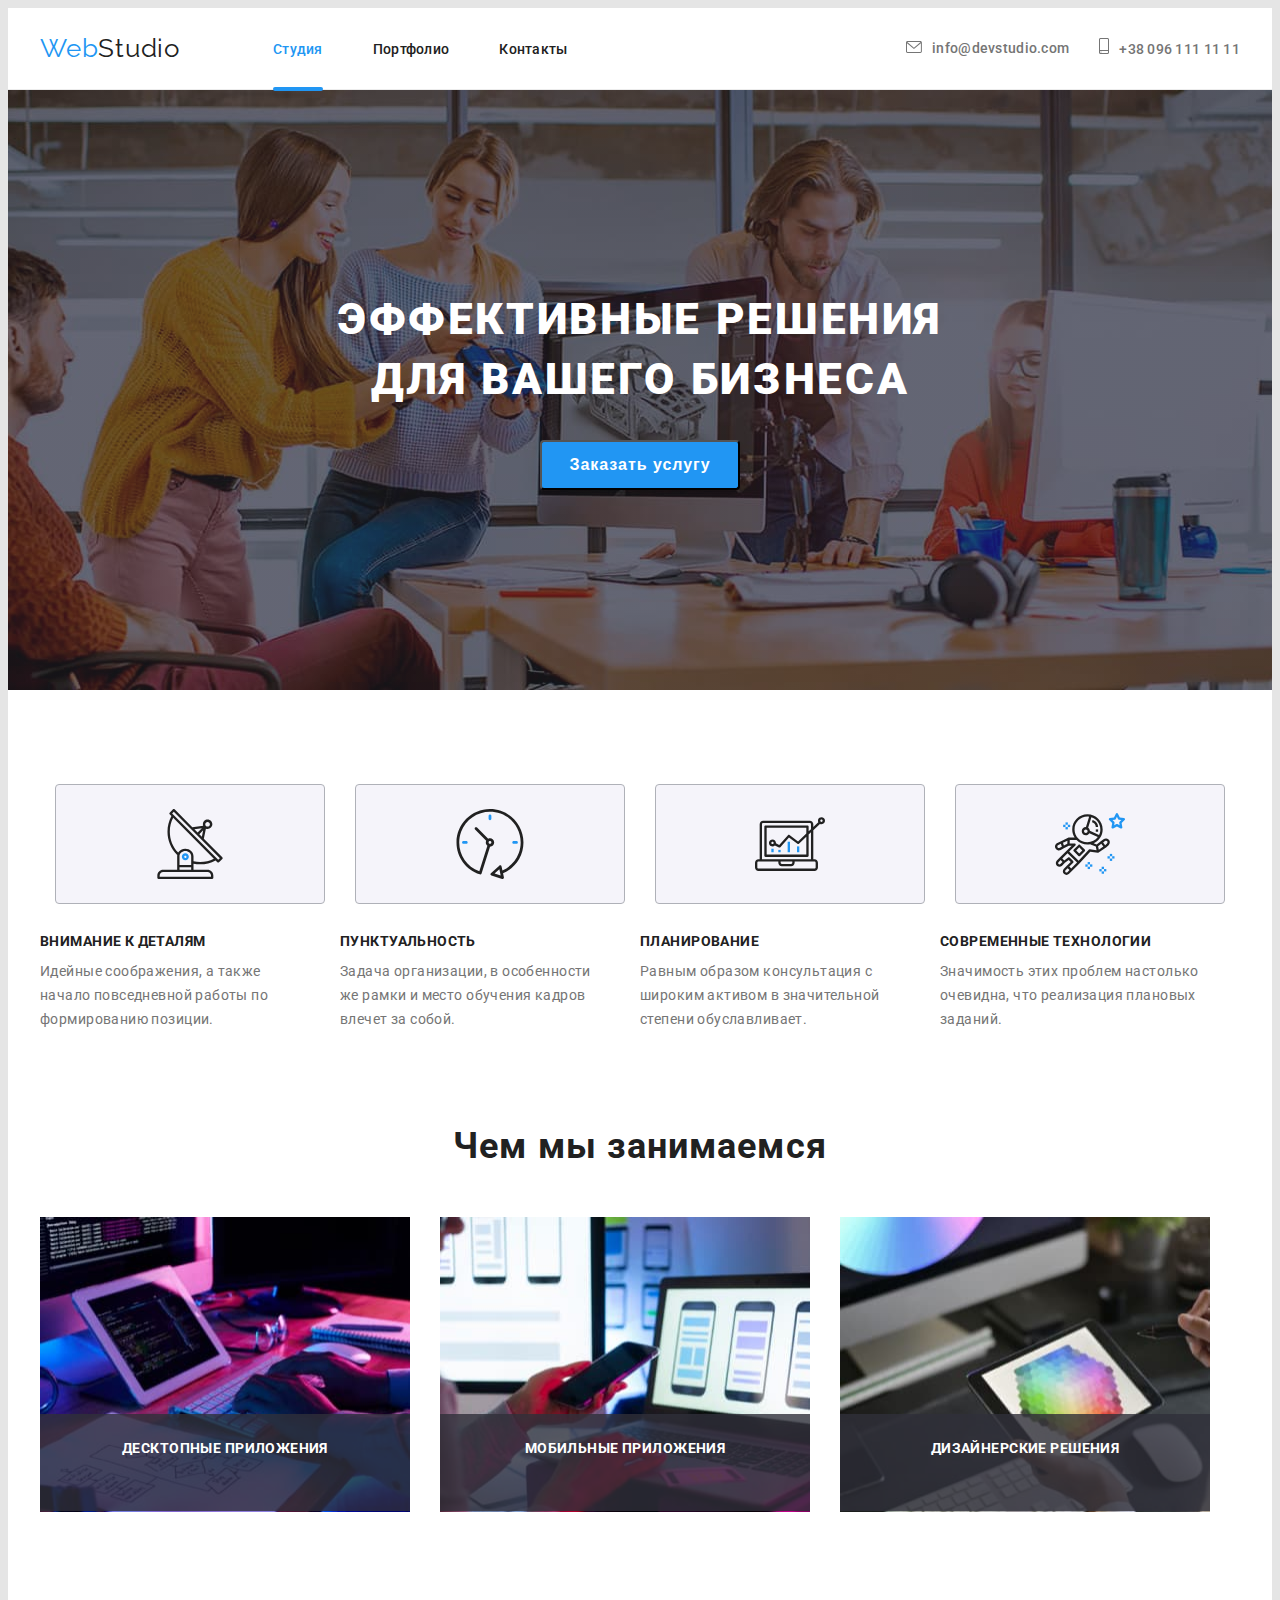
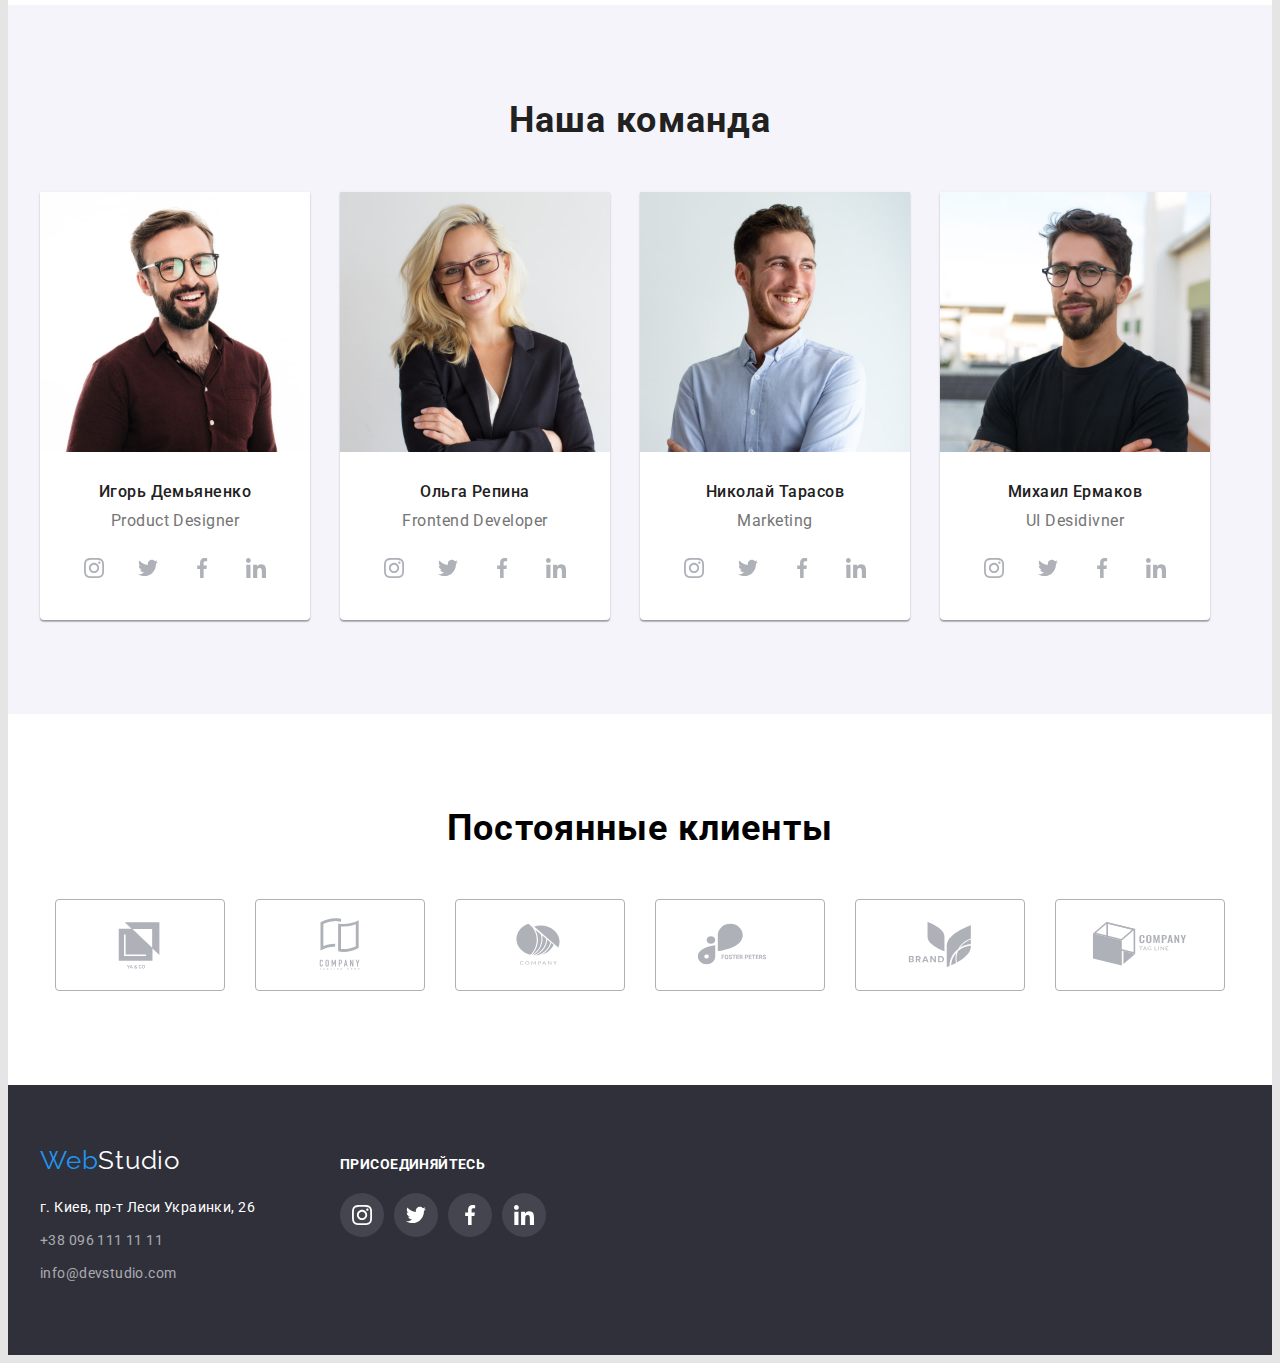
<file: index.html>
<!DOCTYPE html>
<html lang="ru">
<head>
    <meta charset="UTF-8">
    <meta http-equiv="X-UA-Compatible" content="IE=edge">
    <meta name="viewport" content="width=device-width, initial-scale=1.0">
    <title>WebStudio</title>
    <link rel="preconnect" href="https://fonts.googleapis.com">
    <link rel="preconnect" href="https://fonts.gstatic.com" crossorigin>
    <link href="https://fonts.googleapis.com/css2?family=Raleway:wght@700&family=Roboto:wght@400;500;700;900&display=swap"
        rel="stylesheet">
    <link rel="stylesheet" href="https://cdnjs.cloudflare.com/ajax/libs/modern-normalize/1.1.0/modern-normalize.min.css"
        integrity="sha512-wpPYUAdjBVSE4KJnH1VR1HeZfpl1ub8YT/NKx4PuQ5NmX2tKuGu6U/JRp5y+Y8XG2tV+wKQpNHVUX03MfMFn9Q=="
        crossorigin="anonymous" referrerpolicy="no-referrer" />
    <link rel="stylesheet" href="./css/styles.css">
</head>
<body>
    <header class="header">
        <div class="container header-container">
            <a class="link logo" href=""><span class="logo-color">Web</span>Studio</a>
            <nav class="header-nav">
                <ul class="list header-list">
                    <li class="header-item"><a class="link header-link transition-color underlining" href="./index.html">Студия</a></li>
                    <li class="header-item"><a class="link header-link transition-color" href="./portfolio.html">Портфолио</a></li>
                    <li class="header-item"><a class="link header-link transition-color" href="">Контакты</a></li>
                </ul>
            </nav>
    
            <ul class="list header-connect">
                <li class="header-connect-item">
                    <a class="link link-mail transition-color" href="info@devstudio.com">
                        <svg class="envelope header-icon">
                        <use href="./images/icons.svg#icon-envelope"></use>
                        </svg>info@devstudio.com
                    </a>
                </li>
                <li class="header-connect-item">
                    <a class="link link-tel transition-color" href="tel:+38 096 111 11 11">
                        <svg class="smartphone header-icon">
                        <use href="./images/icons.svg#icon-smartphone"></use>
                        </svg>+38 096 111 11 11
                    </a>
                </li>
            </ul>
        </div>
    </header>

    <main>
        <section class="under-header">
            <div class="container">
                <h1 class="under-header-h1">Эффективные решения для вашего бизнеса</h1>
                <button type="button" class="under-header-btn transition-background" data-modal-open>Заказать услугу</button> 
            </div>
        </section>

        <section class="section">
            <div class="container">
                <ul class="list group-list">
                    <li class="group-item">
                        <a href="" class="group-link">
                            <svg class="group-icon">
                                <use href="./images/icons.svg#icon-antenna"></use>
                            </svg>
                        </a>
                    </li>
                    <li class="group-item">
                        <a href="" class="group-link">
                            <svg class="group-icon">
                                <use href="./images/icons.svg#icon-clock"></use>
                            </svg>
                        </a>
                    </li>
                    <li class="group-item">
                        <a href="" class="group-link">
                            <svg class="group-icon">
                                <use href="./images/icons.svg#icon-diagram"></use>
                            </svg>
                        </a>
                    </li>
                    <li class="group-item">
                        <a href="" class="group-link">
                            <svg class="group-icon">
                                <use href="./images/icons.svg#icon-astronaut"></use>
                            </svg>
                        </a>
                    </li>
                </ul>
                <ul class="list list-section">
                    <li class="list-section-item">
                        <h3 class="section-item">Внимание к деталям</h3>
                        <p class="section-text">Идейные соображения, а также начало повседневной работы по формированию позиции.</p>
                    </li>
                    
                    <li class="list-section-item">
                        <h3 class="section-item">Пунктуальность</h3>
                        <p class="section-text">Задача организации, в особенности же рамки и место обучения кадров влечет за собой.</p>
                    </li>
            
                    <li class="list-section-item">
                        <h3 class="section-item">Планирование</h3>
                        <p class="section-text">Равным образом консультация с широким активом в значительной степени обуславливает.</p>
                    </li>

                    <li class="list-section-item">
                        <h3 class="section-item">Современные технологии</h3>
                        <p class="section-text">Значимость этих проблем настолько очевидна, что реализация плановых заданий.</p>
                    </li>
                </ul>
            </div>
        </section>
        
        <section class="activity">
            <div class="container">
                <h2 class="activity-title">Чем мы занимаемся</h2>
                <ul class="list list-activity">
                    <li class="activity-img"><img src="./images/img1.jpg" alt="деятельность1" width="370" height="295">
                        <p class="activity-img-text">Десктопные приложения</p>
                    </li>
                    <li class="activity-img"><img src="./images/img2.jpg" alt="деятельность2" width="370" height="295">
                        <p class="activity-img-text">Мобильные приложения</p>
                    </li>
                    <li class="activity-img"><img src="./images/img3.jpg" alt="деятельность3" width="370" height="295">
                        <p class="activity-img-text">Дизайнерские решения</p>
                    </li>
                </ul>
            </div>    
        </section>
        
        <section class="team">
            <div class="container">
                <h2 class="team-title">Наша команда</h2>
                    <ul class="list list-team">
                        <li class="team-card">
                            <img src="./images/productdesigner.jpg" alt="Игорь Демьяненко" width="270" height="260">
                                <div class="team-info">
                                <p class="team-name">Игорь Демьяненко</p> 
                                <p class="team-position" lang="en">Product Designer</p>
                                <ul class="list team-social-list">
                                    <li class="team-social-item">
                                        <a href="" class="team-social-link transition-background">
                                            <svg class="team-social-icon transition-fill">
                                                <use href="./images/icons.svg#icon-instagram"></use>
                                            </svg>
                                        </a>
                                    </li>
                                    <li class="team-social-item">
                                        <a href="" class="team-social-link transition-background">
                                            <svg class="team-social-icon transition-fill">
                                                <use href="./images/icons.svg#icon-twitter"></use>
                                            </svg>
                                        </a>
                                    </li>
                                    <li class="team-social-item">
                                        <a href="" class="team-social-link transition-background">
                                            <svg class="team-social-icon transition-fill">
                                                <use href="./images/icons.svg#icon-facebook"></use>
                                            </svg>
                                        </a>
                                    </li>
                                    <li class="team-social-item">
                                        <a href="" class="team-social-link transition-background">
                                            <svg class="team-social-icon transition-fill">
                                                <use href="./images/icons.svg#icon-linkedin"></use>
                                            </svg>
                                        </a>
                                    </li>
                                </ul>
                                </div>
                        </li>
                        <li class="team-card">
                            <img src="./images/frontenddeveloper.jpg" alt="Ольга Репина" width="270" height="260">
                                <div class="team-info">
                                <p class="team-name">Ольга Репина</p> 
                                <p class="team-position" lang="en">Frontend Developer</p>
                                <ul class="list team-social-list">
                                    <li class="team-social-item">
                                        <a href="" class="team-social-link transition-background">
                                            <svg class="team-social-icon transition-fill">
                                                <use href="./images/icons.svg#icon-instagram"></use>
                                            </svg>
                                        </a>
                                    </li>
                                    <li class="team-social-item">
                                        <a href="" class="team-social-link transition-background">
                                            <svg class="team-social-icon transition-fill">
                                                <use href="./images/icons.svg#icon-twitter"></use>
                                            </svg>
                                        </a>
                                    </li>
                                    <li class="team-social-item">
                                        <a href="" class="team-social-link transition-background">
                                            <svg class="team-social-icon transition-fill">
                                                <use href="./images/icons.svg#icon-facebook"></use>
                                            </svg>
                                        </a>
                                    </li>
                                    <li class="team-social-item">
                                        <a href="" class="team-social-link transition-background">
                                            <svg class="team-social-icon transition-fill">
                                                <use href="./images/icons.svg#icon-linkedin"></use>
                                            </svg>
                                        </a>
                                    </li>
                                </ul>
                                </div>
                        </li>
                        <li class="team-card">
                            <img src="./images/marketing.jpg" alt="Николай Тарасов" width="270" height="260">
                                <div class="team-info">
                                <p class="team-name">Николай Тарасов</p>
                                <p class="team-position" lang="en">Marketing</p>
                                <ul class="list team-social-list">
                                    <li class="team-social-item">
                                        <a href="" class="team-social-link transition-background">
                                            <svg class="team-social-icon transition-fill">
                                                <use href="./images/icons.svg#icon-instagram"></use>
                                            </svg>
                                        </a>
                                    </li>
                                    <li class="team-social-item">
                                        <a href="" class="team-social-link transition-background">
                                            <svg class="team-social-icon transition-fill">
                                                <use href="./images/icons.svg#icon-twitter"></use>
                                            </svg>
                                        </a>
                                    </li>
                                    <li class="team-social-item">
                                        <a href="" class="team-social-link transition-background">
                                            <svg class="team-social-icon transition-fill">
                                                <use href="./images/icons.svg#icon-facebook"></use>
                                            </svg>
                                        </a>
                                    </li>
                                    <li class="team-social-item">
                                        <a href="" class="team-social-link transition-background">
                                            <svg class="team-social-icon transition-fill">
                                                <use href="./images/icons.svg#icon-linkedin"></use>
                                            </svg>
                                        </a>
                                    </li>
                                </ul>
                                </div>
                        </li>
                        <li class="team-card">
                            <img src="./images/uidesigner.jpg" alt="Михаил Ермаков" width="270" height="260">
                                <div class="team-info">
                                <p class="team-name">Михаил Ермаков</p>
                                <p class="team-position" lang="en">UI Desidivner</p>
                                <ul class="list team-social-list">
                                    <li class="team-social-item">
                                        <a href="" class="team-social-link transition-background">
                                            <svg class="team-social-icon transition-fill">
                                                <use href="./images/icons.svg#icon-instagram"></use>
                                            </svg>
                                        </a>
                                    </li>
                                    <li class="team-social-item">
                                        <a href="" class="team-social-link transition-background">
                                            <svg class="team-social-icon transition-fill">
                                                <use href="./images/icons.svg#icon-twitter"></use>
                                            </svg>
                                        </a>
                                    </li>
                                    <li class="team-social-item">
                                        <a href="" class="team-social-link transition-background">
                                            <svg class="team-social-icon transition-fill">
                                                <use href="./images/icons.svg#icon-facebook"></use>
                                            </svg>
                                        </a>
                                    </li>
                                    <li class="team-social-item">
                                        <a href="" class="team-social-link transition-background">
                                            <svg class="team-social-icon transition-fill">
                                                <use href="./images/icons.svg#icon-linkedin"></use>
                                            </svg>
                                        </a>
                                    </li>
                                </ul>
                                </div>
                        </li>
                    </ul>
            </div>        
        </section>

        <section class="clients">
            <div class="container">
                <h2 class="clients-title">Постоянные клиенты</h2>
                <ul class="list clients-list">
                    <li class="clients-item">
                        <a href="" class="clients-link transition-border">
                            <svg class="clients-icon transition-fill">
                                <use href="./images/icons.svg#icon-Logo1"></use>
                            </svg>
                        </a>
                    </li>
                    <li class="clients-item">
                        <a href="" class="clients-link transition-border">
                            <svg class="clients-icon transition-fill">
                                <use href="./images/icons.svg#icon-Logo2"></use>
                            </svg>
                        </a>
                    </li>
                    <li class="clients-item">
                        <a href="" class="clients-link transition-border">
                            <svg class="clients-icon transition-fill">
                                <use href="./images/icons.svg#icon-Logo3"></use>
                            </svg>
                        </a>
                    </li>
                    <li class="clients-item">
                        <a href="" class="clients-link transition-border">
                            <svg class="clients-icon transition-fill">
                                <use href="./images/icons.svg#icon-Logo4"></use>
                            </svg>
                        </a>
                    </li>
                    <li class="clients-item">
                        <a href="" class="clients-link transition-border">
                            <svg class="clients-icon transition-fill">
                                <use href="./images/icons.svg#icon-Logo5"></use>
                            </svg>
                        </a>
                    </li>
                    <li class="clients-item">
                        <a href="" class="clients-link transition-border">
                            <svg class="clients-icon transition-fill">
                                <use href="./images/icons.svg#icon-Logo6"></use>
                            </svg>
                        </a>
                    </li>
                </ul>
            </div>
        </section>
        

    </main>


    <footer class="footer">
        <div class="container">
            <div class="footer-wrap">
                <div class="footer-first">
                <a class="link footer-logo" href=""><span class="logo-color">Web</span>Studio</a>
                <div class="address">
                    <a class="link-adress">г. Киев, пр-т Леси Украинки, 26</address>
                    <a class="link footer-link-tel transition-color" href="tel:+38 096 111 11 11">+38 096 111 11 11</a>
                    <a class="link footer-link-mail transition-color" href="info@devstudio.com">info@devstudio.com</a>
                </div> 
                </div>
            
                <div class="footer-social">
                <h1 class="footer-social-title">присоединяйтесь</h1>
                <ul class="list footer-social-list">
                    <li class="footer-social-item">
                        <a href="" class="footer-social-link transition-background">
                            <svg class="footer-social-icon">
                                <use href="./images/icons.svg#icon-instagram"></use>
                            </svg>
                        </a>
                    </li>
                    <li class="footer-social-item">
                        <a href="" class="footer-social-link transition-background">
                            <svg class="footer-social-icon">
                                <use href="./images/icons.svg#icon-twitter"></use>
                            </svg>
                        </a>
                    </li>
                    <li class="footer-social-item">
                        <a href="" class="footer-social-link transition-background">
                            <svg class="footer-social-icon">
                                <use href="./images/icons.svg#icon-facebook"></use>
                            </svg>
                        </a>
                    </li>
                    <li class="footer-social-item">
                        <a href="" class="footer-social-link transition-background">
                            <svg class="footer-social-icon">
                                <use href="./images/icons.svg#icon-linkedin"></use>
                            </svg>
                        </a>
                </ul>
                </div> 
            </div>
            
        </div>
           
    </footer>


    <div class="backdrop is-hidden" data-modal> 
        <div class="modal">
            <button type="button" class="modal-close" data-modal-close>
                <svg class="modal-close-icon">
                    <use href="./images/icons.svg#icon-x"></use>
                </svg>
            </button>
        </div>
    </div>
        


    <script src="./js/modal.js"></script>
</body>
</html>
</file>
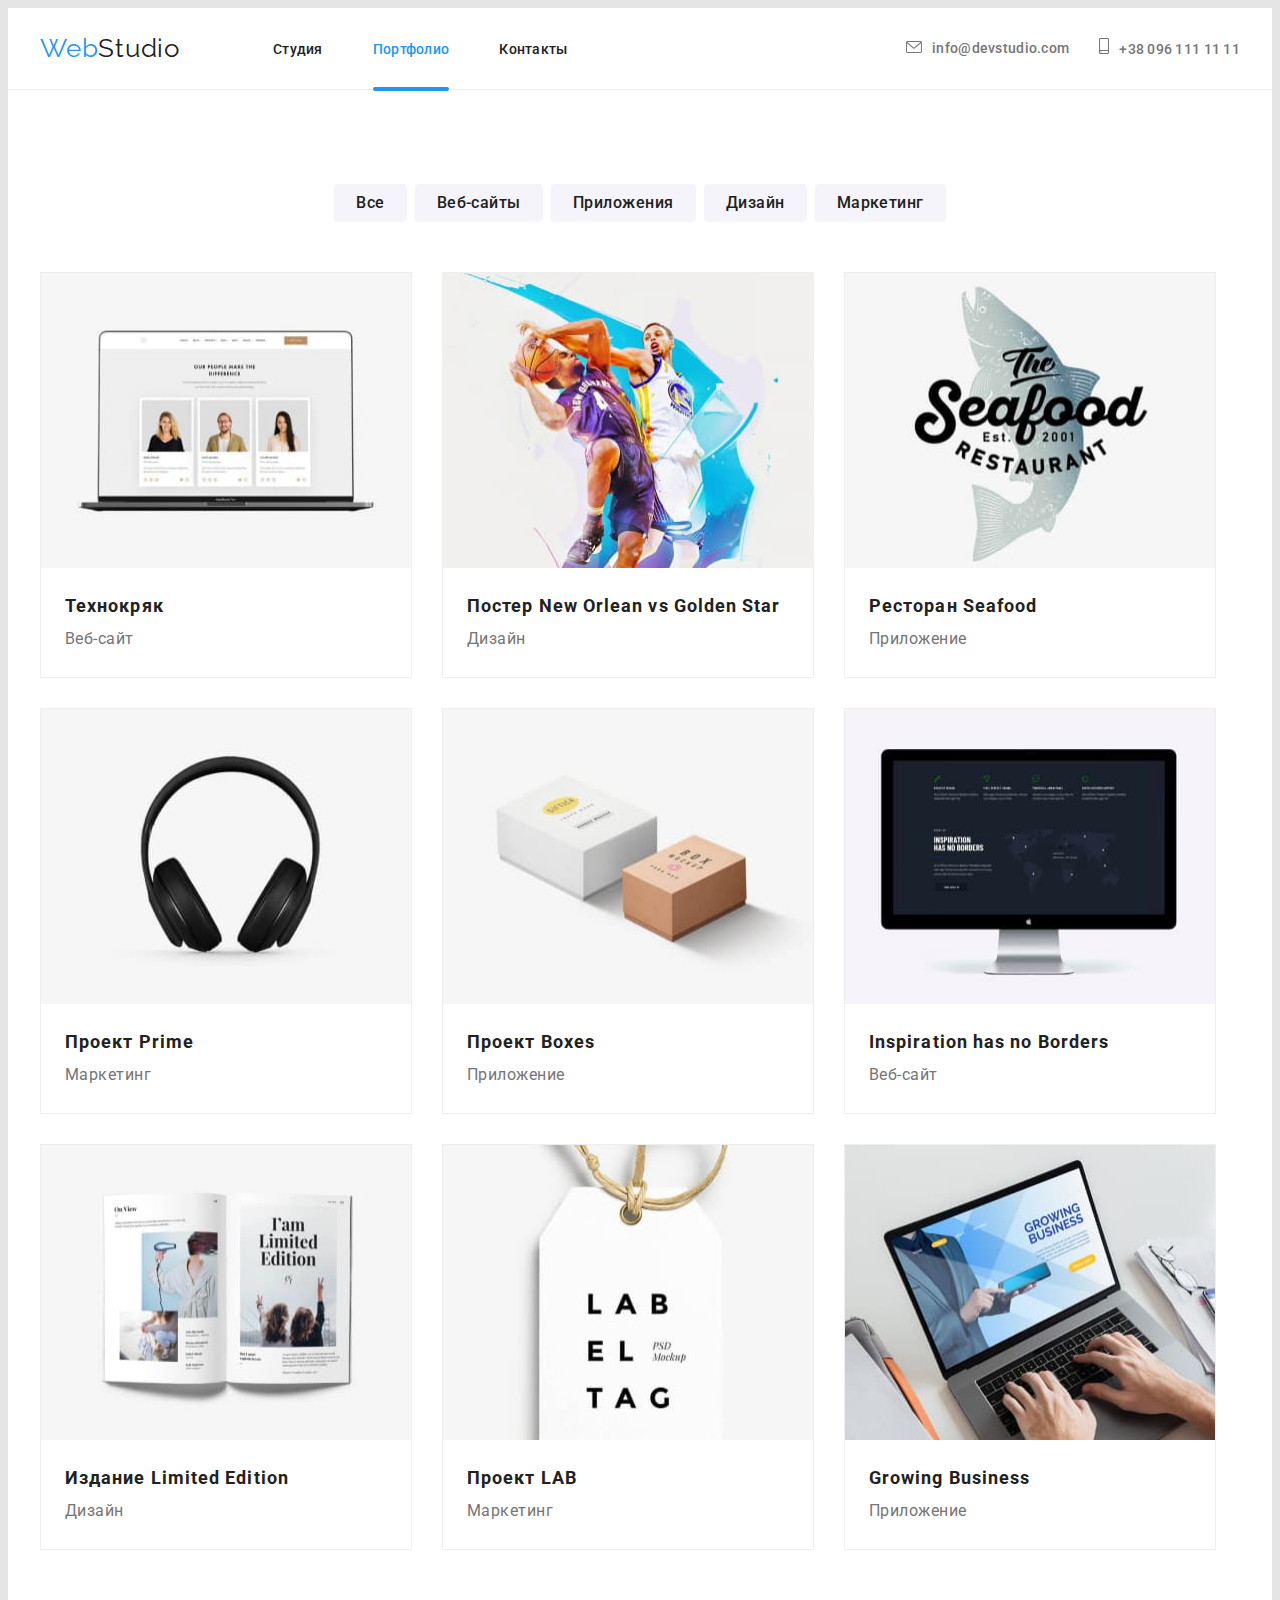
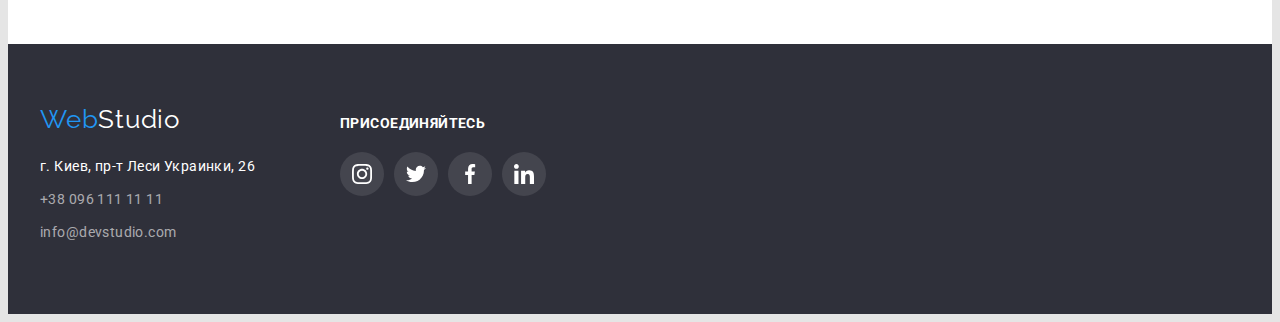
<file: portfolio.html>
<!DOCTYPE html>
<html lang="ru">
<head>
    <meta charset="UTF-8">
    <meta http-equiv="X-UA-Compatible" content="IE=edge">
    <meta name="viewport" content="width=device-width, initial-scale=1.0">
    <title>WebStudio</title>
    <link rel="preconnect" href="https://fonts.googleapis.com">
    <link rel="preconnect" href="https://fonts.gstatic.com" crossorigin>
    <link href="https://fonts.googleapis.com/css2?family=Raleway:wght@700&family=Roboto:wght@400;500;700;900&display=swap"
        rel="stylesheet">
    <link rel="stylesheet" href="https://cdnjs.cloudflare.com/ajax/libs/modern-normalize/1.1.0/modern-normalize.min.css"
        integrity="sha512-wpPYUAdjBVSE4KJnH1VR1HeZfpl1ub8YT/NKx4PuQ5NmX2tKuGu6U/JRp5y+Y8XG2tV+wKQpNHVUX03MfMFn9Q=="
        crossorigin="anonymous" referrerpolicy="no-referrer" />
    <link rel="stylesheet" href="./css/styles.css">
</head>
<body>

    <header class="header">
        <div class="container header-container">
            <a class="link logo" href=""><span class="logo-color">Web</span>Studio</a>
            <nav class="header-nav">
                <ul class="list header-list">
                    <li class="header-item"><a class="link header-link transition-color" href="./index.html">Студия</a></li>
                    <li class="header-item"><a class="link header-link transition-color underlining" href="./portfolio.html">Портфолио</a></li>
                    <li class="header-item"><a class="link header-link transition-color" href="">Контакты</a></li>
                </ul>
            </nav>
    
            <ul class="list header-connect">
                <li class="header-connect-item">
                    <a class="link link-mail transition-color" href="info@devstudio.com">
                        <svg class="envelope header-icon">
                            <use href="./images/icons.svg#icon-envelope"></use>
                        </svg>info@devstudio.com
                    </a>
                </li>
                <li class="header-connect-item">
                    <a class="link link-tel transition-color" href="tel:+38 096 111 11 11">
                        <svg class="smartphone header-icon">
                            <use href="./images/icons.svg#icon-smartphone"></use>
                        </svg>+38 096 111 11 11
                    </a>
                </li>
            </ul>
        </div>
    </header>

    <main class="portfolio">
        <section class="portfolio-section">
            <div class="container">
                <ul class="list list-btn">
                    <li class="list-portfolio-btn"><button type="button" class="button portfolio-btn transition-background transition-color">Все</button></li>
                    <li class="list-portfolio-btn"><button type="button" class="button portfolio-btn transition-background transition-color">Веб-сайты</button></li>
                    <li class="list-portfolio-btn"><button type="button" class="button portfolio-btn transition-background transition-color">Приложения</button></li>
                    <li class="list-portfolio-btn"><button type="button" class="button portfolio-btn transition-background transition-color">Дизайн</button></li>
                    <li class="list-portfolio-btn"><button type="button" class="button portfolio-btn transition-background transition-color">Маркетинг</button></li>
                </ul>
            </div>    
            <div class="container">
                <ul class="list list-work">
                    <li class="work">
                        <div class="work-item-wrap">
                            <p class="work-img-text">Технокряк это современная площадка распространения коронавируса. Компании используют эту платформу для цифрового
                            шпионажа и атак на защищённые сервера конкурентов.
                            </p>
                            <img src="./images/notebook.jpg" alt="notebook" width="370" height="295">
                        </div>
                        <div class="work-text">
                        <p class="portfolio-title" >Технокряк</p>
                        <p class="portfolio-text" >Веб-сайт</p>
                        </div>
                    </li>
                    <li class="work">
                        
                        <div class="work-item-wrap">
                            <p class="work-img-text">Технокряк это современная площадка распространения коронавируса. Компании используют эту
                                платформу для цифрового
                                шпионажа и атак на защищённые сервера конкурентов.
                            </p>
                            <img src="./images/basketball.jpg" alt="basketball" width="370" height="295">
                        </div>
                        <div class="work-text">
                        <p class="portfolio-title" >Постер New Orlean vs Golden Star</p>
                        <p class="portfolio-text" >Дизайн</p>
                        </div>
                    </li>
                    <li class="work">
                        
                        <div class="work-item-wrap">
                            <p class="work-img-text">Технокряк это современная площадка распространения коронавируса. Компании используют эту
                                платформу для цифрового
                                шпионажа и атак на защищённые сервера конкурентов.
                            </p>
                             <img src="./images/restaurant.jpg" alt="restaurant" width="370" height="295">
                        </div>
                        <div class="work-text">
                        <p class="portfolio-title" >Ресторан Seafood</p>
                        <p class="portfolio-text" >Приложение</p>
                        </div>
                    </li>
                    <li class="work">
                        
                        <div class="work-item-wrap">
                            <p class="work-img-text">Технокряк это современная площадка распространения коронавируса. Компании используют эту
                                платформу для цифрового
                                шпионажа и атак на защищённые сервера конкурентов.
                            </p>
                            <img src="./images/earphone.jpg" alt="earphone" width="370" height="295">
                        </div>
                        <div class="work-text">
                        <p class="portfolio-title" >Проект Prime</p>
                        <p class="portfolio-text" >Маркетинг</p>
                        </div>
                    </li>
                    <li class="work">
                        
                        <div class="work-item-wrap">
                            <p class="work-img-text">Технокряк это современная площадка распространения коронавируса. Компании используют эту
                                платформу для цифрового
                                шпионажа и атак на защищённые сервера конкурентов.
                            </p>
                        <img src="./images/boxes.jpg" alt="boxes" width="370" height="295">
                        </div>
                        <div class="work-text">
                        <p class="portfolio-title" >Проект Boxes</p>
                        <p class="portfolio-text" >Приложение</p>
                        </div>
                    </li>
                    <li class="work">
                        
                        <div class="work-item-wrap">
                            <p class="work-img-text">Технокряк это современная площадка распространения коронавируса. Компании используют эту
                                платформу для цифрового
                                шпионажа и атак на защищённые сервера конкурентов.
                            </p>
                        <img src="./images/monitor.jpg" alt="monitor" width="370" height="295">
                        </div>
                        <div class="work-text">
                        <p class="portfolio-title" >Inspiration has no Borders</p>
                        <p class="portfolio-text" >Веб-сайт</p>
                        </div>
                    </li>
                    <li class="work">
                        
                        <div class="work-item-wrap">
                            <p class="work-img-text">Технокряк это современная площадка распространения коронавируса. Компании используют эту
                                платформу для цифрового
                                шпионажа и атак на защищённые сервера конкурентов.
                            </p>
                        <img src="./images/book.jpg" alt="book" width="370" height="295">
                        </div>
                        <div class="work-text">
                        <p class="portfolio-title" >Издание Limited Edition</p>
                        <p class="portfolio-text" >Дизайн</p>
                        </div>
                    </li>
                    <li class="work">
                        
                        <div class="work-item-wrap">
                            <p class="work-img-text">Технокряк это современная площадка распространения коронавируса. Компании используют эту
                                платформу для цифрового
                                шпионажа и атак на защищённые сервера конкурентов.
                            </p>
                        <img src="./images/label.jpg" alt="label" width="370" height="295">
                        </div>
                        <div class="work-text">
                        <p class="portfolio-title" >Проект LAB</p>
                        <p class="portfolio-text" >Маркетинг</p>
                        </div>
                    </li>
                    <li class="work">
                        
                        <div class="work-item-wrap">
                            <p class="work-img-text">Технокряк это современная площадка распространения коронавируса. Компании используют эту
                                платформу для цифрового
                                шпионажа и атак на защищённые сервера конкурентов.
                            </p>
                        <img src="./images/netbook.jpg" alt="netbook" width="370" height="295">
                        </div>
                        <div class="work-text">
                        <p class="portfolio-title" >Growing Business</p>
                        <p class="portfolio-text" >Приложение</p>
                        </div>
                    </li>
                    
                </ul>
            </div>
        </section>
    </main>


    <footer class="footer">
        <div class="container">
            <div class="footer-wrap">
                <div class="footer-first">
                    <a class="link footer-logo" href=""><span class="logo-color">Web</span>Studio</a>
                    <div class="address">
                        <a class="link-adress">г. Киев, пр-т Леси Украинки, 26</address>
                            <a class="link footer-link-tel transition-color" href="tel:+38 096 111 11 11">+38 096 111 11
                                11</a>
                            <a class="link footer-link-mail transition-color"
                                href="info@devstudio.com">info@devstudio.com</a>
                    </div>
                </div>
    
                <div class="footer-social">
                    <h1 class="footer-social-title">присоединяйтесь</h1>
                    <ul class="list footer-social-list">
                        <li class="footer-social-item">
                            <a href="" class="footer-social-link transition-background">
                                <svg class="footer-social-icon">
                                    <use href="./images/icons.svg#icon-instagram"></use>
                                </svg>
                            </a>
                        </li>
                        <li class="footer-social-item">
                            <a href="" class="footer-social-link transition-background">
                                <svg class="footer-social-icon">
                                    <use href="./images/icons.svg#icon-twitter"></use>
                                </svg>
                            </a>
                        </li>
                        <li class="footer-social-item">
                            <a href="" class="footer-social-link transition-background">
                                <svg class="footer-social-icon">
                                    <use href="./images/icons.svg#icon-facebook"></use>
                                </svg>
                            </a>
                        </li>
                        <li class="footer-social-item">
                            <a href="" class="footer-social-link transition-background">
                                <svg class="footer-social-icon">
                                    <use href="./images/icons.svg#icon-linkedin"></use>
                                </svg>
                            </a>
                    </ul>
                </div>
            </div>
    
        </div>
    
    </footer>
</body>
</html>
</file>
<file: css/styles.css>
.list {
  list-style: none;
}

.link {
  text-decoration: none;
}

img {
  display: block;
}

:root {
  --header-color: #212121;
  --first-title-color: #ffffff;
  --second-title-color: #212121;
  --accent-color: #2196f3;
  --logo-color: #2196f3;
}

p,
h1,
h2,
h3,
h4,
h5,
h6 {
  margin: 0;
}

ul {
  margin: 0;
  padding: 0;
}

body {
  background-color: #e5e5e5;
  font-family: Roboto;
}

.button {
  cursor: pointer;
}

.container {
  width: 1200px;
  padding-left: 15px;
  padding-right: 15px;
  margin: 0 auto;
}

/* -------------------------Header----------------------- */

.header {
  background-color: white;
  padding-top: 25px;
  padding-bottom: 25px;
  display: flex;
  border-bottom: 1px solid #ececec;
}

.header-container {
  display: flex;
  align-items: center;
}

.logo {
  font-family: Raleway;
  font-size: 26px;
  line-height: 1.19;
  letter-spacing: 0.03em;
  color: var(--header-color);
  margin-right: 93px;
}

.logo-color {
  color: var(--logo-color);
}

.header-list {
  display: flex;
}

.header-item:not(:last-child) {
  margin-right: 50px;
}

.header-link,
.underlining {
  font-weight: 500;
  font-size: 14px;
  line-height: 1.14;
  letter-spacing: 0.02em;
  color: #212121;
  position: relative;
}

.underlining::after {
  content: "";
  width: 100%;
  height: 4px;
  position: absolute;
  background: var(--accent-color);
  border-radius: 2px;
  left: 0px;
  bottom: -34px;
}

.underlining {
  color: var(--accent-color);
}

.header-connect {
  margin-left: auto;
  display: flex;
}

.envelope {
  width: 16px;
  height: 12px;
}

.smartphone {
  width: 10px;
  height: 16px;
}

.header-icon {
  fill: #757575;
  margin-right: 10px;
}

.link-tel,
.link-mail {
  color: #757575;
  font-weight: 500;
  font-size: 14px;
  line-height: 1.14;
  letter-spacing: 0.02em;
  text-align: center;
  align-items: center;
  justify-content: center;
}

.link-mail {
  margin-right: 30px;
}

.link-tel:focus,
.link-mail:focus,
.header-link:hover,
.header-link:focus,
.header-connect-item:hover,
.header-connect-item:focus {
  color: var(--accent-color);
}

.link-tel:hover,
.link-mail:hover {
  color: currentColor;
}

.header-icon,
.header-icon {
  fill: currentColor;
}

.transition-color {
  transition: color 250ms cubic-bezier(0.4, 0, 0.2, 1);
}

/* -------------------------HERO----------------------- */

.under-header {
  background-color: #2f303a;
  background: rgba(47, 48, 58, 0.4);
  background-image: linear-gradient(
      rgba(47, 48, 58, 0.4),
      rgba(47, 48, 58, 0.4)
    ),
    url(../images/overlay.jpg);
  background-repeat: no-repeat;
  background-position: center;
  background-size: cover;
  padding-top: 200px;
  padding-bottom: 200px;
}

.under-header-h1 {
  width: 696px;
  height: 120px;
  font-weight: 900;
  font-size: 44px;
  line-height: 1.36;
  text-transform: uppercase;
  letter-spacing: 0.06em;
  text-align: center;
  color: var(--first-title-color);
  margin-bottom: 30px;
  margin-left: 252px;
  margin-right: 252px;
}

.under-header-btn {
  font-size: 16px;
  line-height: 1.87;
  letter-spacing: 0.06em;
  font-weight: bold;
  text-align: center;
  background-color: var(--accent-color);
  color: var(--first-title-color);
  background: #2196f3;
  box-shadow: 0px 4px 4px rgba(0, 0, 0, 0.15);
  border-radius: 4px;
  min-width: 200px;
  min-height: 50px;
  margin-right: 500px;
  margin-left: 500px;
}

.under-header-btn:hover {
  background-color: #188ce8;
}

.transition-background {
  transition: background-color 250ms cubic-bezier(0.4, 0, 0.2, 1);
}

/* -----------------------------SECTIONS-------------------------- */

.section {
  padding-top: 94px;
  padding-bottom: 94px;
  background-color: var(--first-title-color);
}

.group-list {
  display: flex;
  justify-content: center;
  padding-bottom: 30px;
}

.group-item:not(:last-child) {
  margin-right: 30px;
}

.group-link {
  width: 270px;
  height: 120px;
  border: 1px solid #afb1b8;
  box-sizing: border-box;
  border-radius: 4px;
  display: flex;
  justify-content: center;
  align-items: center;
  background-color: #f5f4fa;
}

.group-icon {
  width: 70px;
  height: 70px;
}

.list-section {
  display: flex;
}

.list-section-item {
  width: 270px;
}

.list-section-item:not(:last-child) {
  margin-right: 30px;
}

.section-item {
  font-size: 14px;
  line-height: 1.14;
  letter-spacing: 0.03em;
  text-transform: uppercase;
  color: var(--second-title-color);
  margin-bottom: 10px;
}

.section-text {
  font-size: 14px;
  line-height: 1.71;
  letter-spacing: 0.03em;
  color: #757575;
}

/* -------------------------------------ACTIVITY--------------------------------- */

.activity {
  background-color: var(--first-title-color);
  padding-bottom: 94px;
}

.activity-title {
  font-size: 36px;
  line-height: 1.16;
  text-align: center;
  letter-spacing: 0.03em;

  color: var(--second-title-color);
  margin-bottom: 50px;
}

.list-activity {
  display: flex;
}

.activity-img {
  display: flex;
  width: 370px;
  height: 294px;
  position: relative;
}

.activity-img:not(:last-child) {
  margin-right: 30px;
}

.activity-img-text {
  position: absolute;
  font-size: 14px;
  line-height: 1.14;
  text-align: center;
  letter-spacing: 0.03em;
  font-weight: bold;
  text-transform: uppercase;
  width: 100%;
  bottom: 0px;
  height: 70px;
  color: #ffffff;
  background: rgba(47, 48, 58, 0.8);
  padding-top: 27px;
}

/* --------------------------------------TEAM---------------------------------------- */

.team {
  padding-top: 94px;
  padding-bottom: 94px;
  background-color: #f5f4fa;
}

.team-title {
  font-size: 36px;
  line-height: 1.17;
  text-align: center;
  letter-spacing: 0.03em;

  color: var(--second-title-color);
  margin-bottom: 50px;
}

.list-team {
  display: flex;
}

.team-card:not(:last-child) {
  margin-right: 30px;
}

.team-card {
  width: 270px;
  /* height: 368px; */
  background-color: #ffffff;
  box-shadow: 0px 1px 3px rgba(0, 0, 0, 0.12), 0px 1px 1px rgba(0, 0, 0, 0.14),
    0px 2px 1px rgba(0, 0, 0, 0.2);
  border-radius: 0px 0px 4px 4px;
}

.team-info {
  padding-top: 30px;
  padding-bottom: 30px;
}

.team-name {
  font-weight: 500;
  font-size: 16px;
  line-height: 1.19;
  text-align: center;
  letter-spacing: 0.03em;
  color: var(--second-title-color);
  padding-bottom: 10px;
}

.team-position {
  font-size: 16px;
  line-height: 1.19;
  text-align: center;
  letter-spacing: 0.03em;
  color: #757575;
  margin-bottom: 16px;
}

.team-social-list {
  display: flex;
  justify-content: center;
}

.team-social-icon {
  width: 20px;
  height: 20px;
  fill: #afb1b8;
}

.team-social-item + .team-social-item {
  margin-left: 10px;
}

.team-social-link {
  width: 44px;
  height: 44px;
  background-color: #ffffff;
  display: flex;
  justify-content: center;
  align-items: center;
  border-radius: 50%;
}

.team-social-link:hover,
.team-social-link:focus {
  background-color: #2196f3;
}

.team-social-link:hover .team-social-icon,
.team-social-link:focus .team-social-icon {
  fill: #ffffff;
}

.transition-fill {
  transition: fill 250ms cubic-bezier(0.4, 0, 0.2, 1);
}

/* ------------------------CLIENTS--------------------------- */

.clients {
  padding-top: 94px;
  padding-bottom: 94px;
  background: #ffffff;
}

.clients-title {
  font-size: 36px;
  line-height: 1.16;
  text-align: center;
  letter-spacing: 0.03em;
  margin-bottom: 50px;
}

.clients-list {
  display: flex;
  justify-content: center;
}

.clients-item + .clients-item {
  justify-content: center;
}

.clients-item:not(:last-child) {
  margin-right: 30px;
}

.clients-link {
  width: 170px;
  height: 92px;
  border: 1px solid #afb1b8;
  box-sizing: border-box;
  border-radius: 4px;
  display: flex;
  justify-content: center;
  align-items: center;
}

.clients-link:hover,
.clients-link:focus {
  border: 1px solid #2196f3;
}

.clients-link:hover .clients-icon,
.clients-link:focus .clients-icon {
  fill: #2196f3;
}

.transition-border {
  transition: border 250ms cubic-bezier(0.4, 0, 0.2, 1);
}

.clients-icon {
  width: 106px;
  height: 60px;
  fill: #afb1b8;
}

/*--------------------FOOTER-----------------------*/

.footer {
  background-color: #2f303a;
  color: var(--second-title-color);
  padding-bottom: 60px;
  padding-top: 60px;
}

.footer-wrap {
  display: flex;
}

.footer-first {
  width: 25%;
}

.footer-social {
  width: 25%;
}

.footer-logo {
  font-family: Raleway;
  font-size: 26px;
  line-height: 1.19;
  letter-spacing: 0.03em;
  color: var(--first-title-color);
  padding-bottom: 10px;
}

.address {
  display: flex;
  flex-wrap: wrap;
  width: 231px;
  padding-top: 20px;
}

.link-adress {
  font-size: 14px;
  line-height: 1.71;
  letter-spacing: 0.03em;
  color: var(--first-title-color);
  margin-bottom: 9px;
}

.footer-link-tel,
.footer-link-mail {
  font-size: 14px;
  line-height: 1.71;

  letter-spacing: 0.03em;
  margin-bottom: 9px;
  color: rgba(255, 255, 255, 0.6);
}

.footer-link-tel:hover,
.footer-link-mail:hover {
  color: var(--accent-color);
}

/* ----------------------------FOOTER-SOCicon-------------------------- */

.footer-social-title {
  font-size: 14px;
  line-height: 1.14;
  letter-spacing: 0.03em;
  text-transform: uppercase;

  color: #ffffff;
  padding-top: 12px;
  padding-bottom: 20px;
}

.footer-social-list {
  display: flex;
  /* justify-content: center; */
}

.footer-social-icon {
  width: 20px;
  height: 20px;
  fill: #ffffff;
}

.footer-social-item + .footer-social-item {
  margin-left: 10px;
}

.footer-social-link {
  width: 44px;
  height: 44px;
  background-color: rgba(255, 255, 255, 0.1);
  display: flex;
  justify-content: center;
  align-items: center;
  border-radius: 50%;
}

.footer-social-link:hover,
.footer-social-link:focus {
  background-color: #2196f3;
}

/*----------------------------PORTFOLIO----------------------------------*/

.portfolio-section {
  background-color: white;
  padding-top: 94px;
  padding-bottom: 94px;
}

.list-btn {
  display: flex;
  margin-bottom: 50px;
  display: flex;
  justify-content: center;
}

.list-portfolio-btn:not(:last-child) {
  padding-right: 8px;
}

.portfolio-btn {
  height: 38px;
  background: #f5f4fa;
  border-radius: 4px;
  border: none;
  padding-left: 22px;
  padding-right: 22px;
}

.list-work {
  display: flex;
  flex-wrap: wrap;
}

.work {
  width: 370px;
  height: 404px;
  border: 1px solid #eeeeee;
}

.work-item-wrap {
  position: relative;
  overflow: hidden;
}

.work-img-text {
  position: absolute;
  width: 100%;
  height: 100%;
  font-size: 18px;
  line-height: 1.56;
  letter-spacing: 0.03em;
  background: rgba(33, 150, 243, 0.9);
  color: #ffffff;
  padding-top: 63px;
  padding-left: 24px;
  padding-right: 24px;
  transform: translateY(100%);
  transition: transform 250ms cubic-bezier(0.4, 0, 0.2, 1);
  overflow: auto;
}

.work:nth-child(-n + 6) {
  margin-bottom: 30px;
}

.work:hover .work-img-text {
  transform: translateY(0%);
}

.work:hover {
  box-shadow: 0px 1px 1px rgba(0, 0, 0, 0.12), 0px 4px 4px rgba(0, 0, 0, 0.06),
    1px 4px 6px rgba(0, 0, 0, 0.16);
}

.work:not(:nth-child(3n + 3)) {
  margin-right: 30px;
}

.work-text {
  padding-top: 20px;
  padding-bottom: 20px;
  padding-left: 24px;
  padding-right: 24px;
}

.portfolio-title {
  font-size: 18px;
  line-height: 2;
  letter-spacing: 0.06em;
  font-weight: 700;
  color: #212121;
}

.portfolio-text {
  font-size: 16px;
  line-height: 1.87;
  letter-spacing: 0.03em;

  color: #757575;
}

.portfolio-btn {
  font-family: Roboto;
  font-weight: 500;
  font-size: 16px;
  line-height: 1.62;
  text-align: center;
  letter-spacing: 0.03em;
  color: #212121;
}

.portfolio-btn:hover {
  color: #ffffff;
  background: #2196f3;
  box-shadow: 0px 3px 1px rgba(0, 0, 0, 0.1), 0px 1px 2px rgba(0, 0, 0, 0.08),
    0px 2px 2px rgba(0, 0, 0, 0.12);
  border-radius: 4px;
}

/* --------------------------------------BACKDROP---------------------------------- */

.backdrop {
  position: fixed;
  top: 0;
  width: 100vw;
  height: 100vh;
  background: rgba(0, 0, 0, 0.2);
  transition: opacity 250ms, visibility 250ms;
}

.modal {
  position: absolute;
  width: 528px;
  height: 581px;
  background: #ffffff;
  box-shadow: 0px 1px 3px rgba(0, 0, 0, 0.12), 0px 1px 1px rgba(0, 0, 0, 0.14),
    0px 2px 1px rgba(0, 0, 0, 0.2);
  border-radius: 4px;
  top: 50%;
  left: 50%;
  transform: translate(-50%, -50%);
}

.modal-close-icon {
  width: 11px;
  height: 11px;
}

.modal-close {
  position: absolute;
  width: 30px;
  height: 30px;
  border-radius: 50%;
  background: #ffffff;
  border: 1px solid rgba(0, 0, 0, 0.1);
  box-sizing: border-box;
  top: 8px;
  right: 8px;
}

.is-hidden {
  opacity: 0;
  pointer-events: none;
  visibility: hidden;
}
</file>
